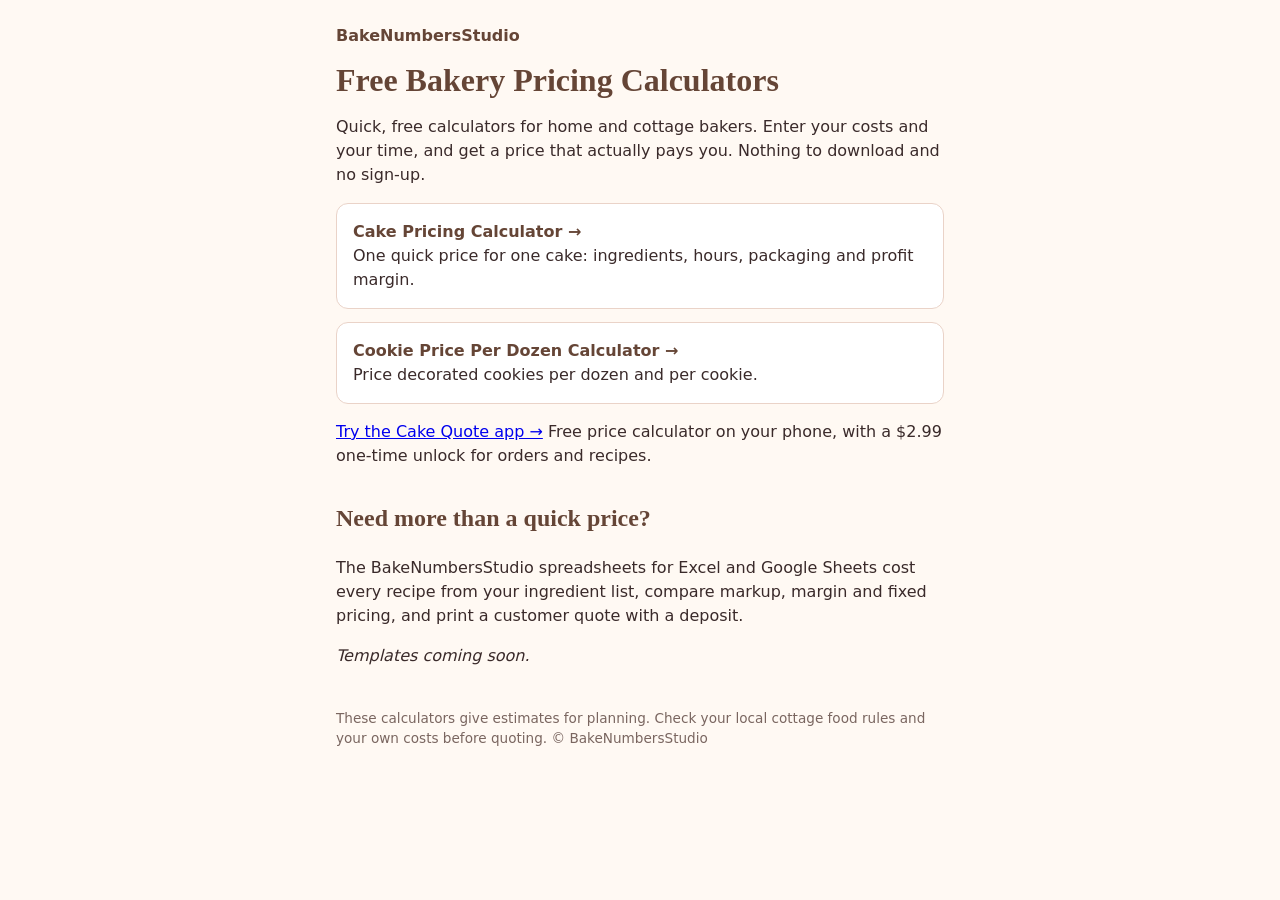
<file: index.html>
<!doctype html>
<html lang="en"><head><meta charset="utf-8"><meta name="viewport" content="width=device-width,initial-scale=1">
<title>Free Bakery Pricing Calculators for Home Bakers | BakeNumbersStudio</title>
<meta name="description" content="Free cake and cookie pricing calculators for home bakers. Add ingredients, your time, packaging and margin to get a quick price. No sign-up.">
<link rel="canonical" href="https://bakenumbersstudio.github.io/">
<meta property="og:title" content="Free Bakery Pricing Calculators | BakeNumbersStudio">
<meta property="og:description" content="Quick, free cake and cookie price calculators for home bakers.">
<meta property="og:type" content="website"><meta property="og:url" content="https://bakenumbersstudio.github.io/">
<link rel="stylesheet" href="style.css"></head><body>
<header><a href="./">BakeNumbersStudio</a></header>
<h1>Free Bakery Pricing Calculators</h1>
<p>Quick, free calculators for home and cottage bakers. Enter your costs and your time, and get a price that actually pays you. Nothing to download and no sign-up.</p>
<div class="tools">
<a href="cake-pricing-calculator.html"><strong>Cake Pricing Calculator &rarr;</strong><br>One quick price for one cake: ingredients, hours, packaging and profit margin.</a>
<a href="cookie-price-per-dozen-calculator.html"><strong>Cookie Price Per Dozen Calculator &rarr;</strong><br>Price decorated cookies per dozen and per cookie.</a>
</div>
<p><a href="app/">Try the Cake Quote app &rarr;</a> Free price calculator on your phone, with a $2.99 one-time unlock for orders and recipes.</p>
<h2>Need more than a quick price?</h2>
<p>The BakeNumbersStudio spreadsheets for Excel and Google Sheets cost every recipe from your ingredient list, compare markup, margin and fixed pricing, and print a customer quote with a deposit.</p>
<p><em>Templates coming soon.</em></p>
<footer>These calculators give estimates for planning. Check your local cottage food rules and your own costs before quoting. &copy; BakeNumbersStudio</footer>
</body></html>
</file>
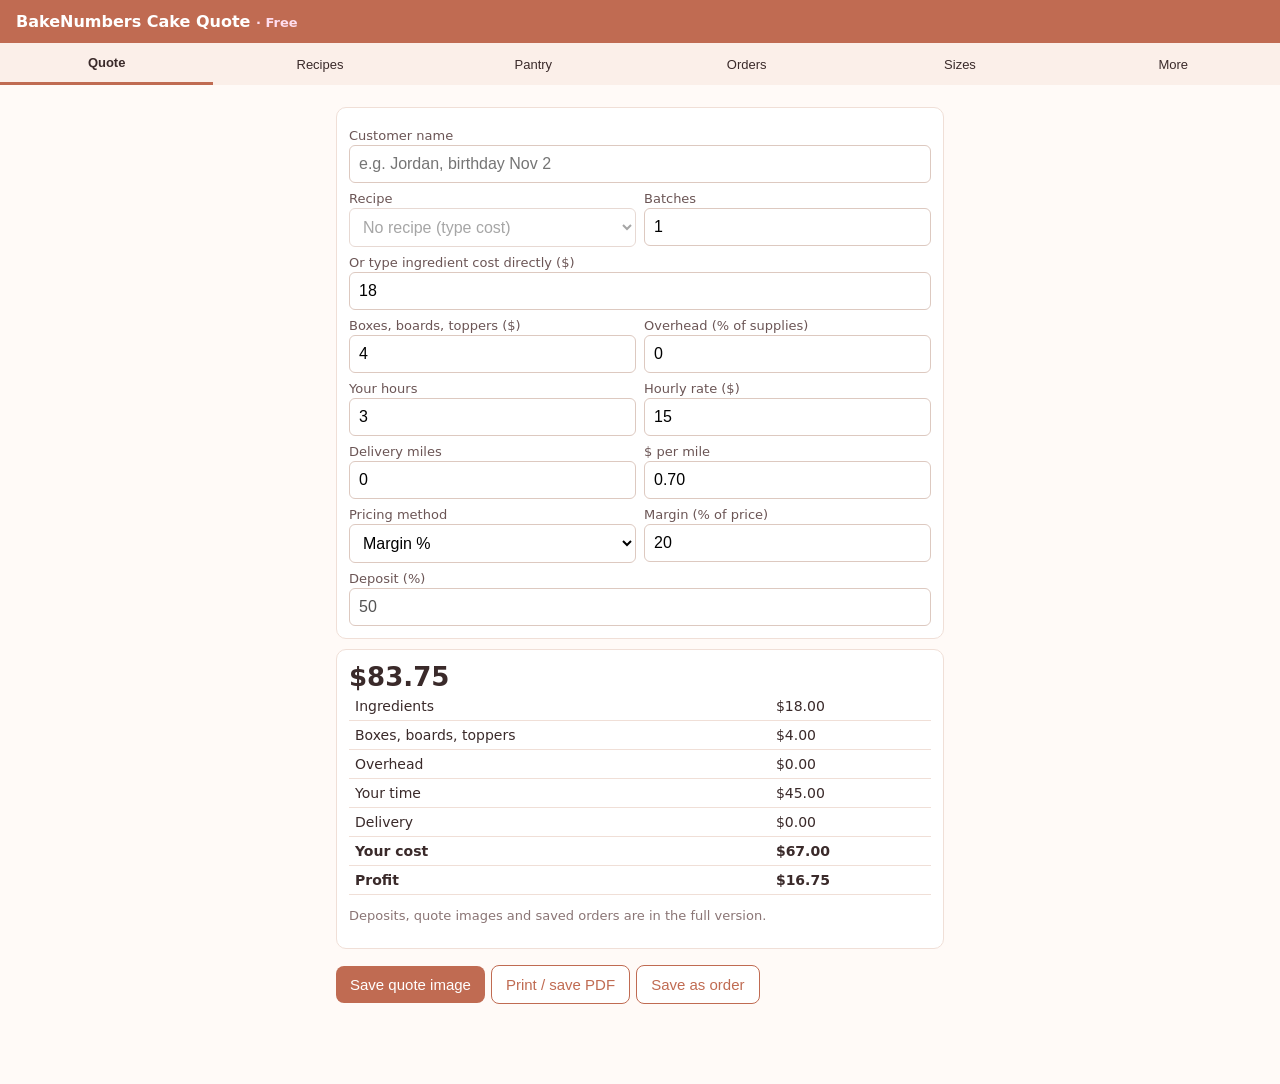
<file: app/index.html>
<!doctype html><html lang="en"><head><meta charset="utf-8"><meta name="viewport" content="width=device-width,initial-scale=1,viewport-fit=cover">
<title>BakeNumbers Cake Quote</title><meta name="theme-color" content="#c06b52"><link rel="manifest" href="manifest.webmanifest"><link rel="icon" href="icon.svg">
<link rel="apple-touch-icon" href="icon-192.png"><meta name="apple-mobile-web-app-capable" content="yes">
<style>
*{box-sizing:border-box}body{margin:0;font-family:system-ui,sans-serif;color:#3a2a2a;background:#fffaf7}
header{background:#c06b52;color:#fff;padding:12px 16px;font-weight:700}nav{display:flex;background:#fbefe9;position:sticky;top:0}
nav button{flex:1;border:0;background:none;padding:12px 2px;font-size:13px;color:#3a2a2a}nav button.on{border-bottom:3px solid #c06b52;font-weight:700}
main{max-width:640px;margin:auto;padding:12px 16px 80px}section{display:none}section.on{display:block}
label{display:block;font-size:13px;margin:8px 0 2px;color:#6b5555}input,select{width:100%;padding:9px;font-size:16px;border:1px solid #ddc9c0;border-radius:6px;background:#fff}
.row{display:flex;gap:8px}.row>*{flex:1}.card{background:#fff;border:1px solid #f0dfd7;border-radius:10px;padding:12px;margin:10px 0}
.btn{display:inline-block;background:#c06b52;color:#fff;border:0;border-radius:8px;padding:10px 14px;font-size:15px;margin:6px 6px 0 0}.btn.alt{background:#fff;color:#c06b52;border:1px solid #c06b52}
.big{font-size:26px;font-weight:700}.muted{color:#8a7575;font-size:13px}.warn{color:#b3261e;font-size:13px}table{width:100%;border-collapse:collapse}td,th{padding:6px;border-bottom:1px solid #f0dfd7;text-align:left;font-size:14px}
.lockcard{background:#fbefe9;border:1px dashed #c06b52;border-radius:10px;padding:14px;margin:10px 0}.late{color:#b3261e;font-weight:700}.x{background:none;border:0;color:#b3261e;font-size:18px}
@media print{nav,header,.noprint{display:none!important}section{display:none!important}#quote{display:block!important}}
</style></head><body>
<header>BakeNumbers Cake Quote <span id="plan" class="muted" style="color:#fde"></span></header>
<nav><button data-t="quote" class="on">Quote</button><button data-t="recipes">Recipes</button><button data-t="pantry">Pantry</button><button data-t="orders">Orders</button><button data-t="servings">Sizes</button><button data-t="more">More</button></nav>
<main>
<section id="quote" class="on">
 <div class="card noprint">
 <label>Customer name</label><input id="qCust" placeholder="e.g. Jordan, birthday Nov 2">
 <div class="row"><div><label>Recipe</label><select id="qRecipe"></select></div><div><label>Batches</label><input id="qBatches" type="number" min="0" step="0.25" value="1"></div></div>
 <label>Or type ingredient cost directly ($)</label><input id="qIng" type="number" min="0" step="0.01" placeholder="used when no recipe is picked" value="18">
 <div class="row"><div><label>Boxes, boards, toppers ($)</label><input id="qExtras" type="number" min="0" step="0.01" value="4"></div><div><label>Overhead (% of supplies)</label><input id="qOh" type="number" min="0" step="1" value="0"></div></div>
 <div class="row"><div><label>Your hours</label><input id="qHrs" type="number" min="0" step="0.25" value="3"></div><div><label>Hourly rate ($)</label><input id="qRate" type="number" min="0" step="0.5" value="15"></div></div>
 <div class="row"><div><label>Delivery miles</label><input id="qMiles" type="number" min="0" step="1" value="0"></div><div><label>$ per mile</label><input id="qPerMile" type="number" min="0" step="0.05" value="0.70"></div></div>
 <div class="row"><div><label>Pricing method</label><select id="qMethod"><option value="margin">Margin %</option><option value="markup">Markup %</option><option value="fixed">Fixed price $</option></select></div><div><label id="qValLbl">Margin (% of price)</label><input id="qVal" type="number" min="0" step="1" value="20"></div></div>
 <label>Deposit (%)</label><input id="qDep" type="number" min="0" max="100" step="5" value="50">
 </div>
 <div class="card" id="qOut"></div>
 <div class="noprint"><button class="btn" id="qPng">Save quote image</button><button class="btn alt" id="qPdf">Print / save PDF</button><button class="btn alt" id="qOrder">Save as order</button></div>
</section>
<section id="recipes"><div class="lockmsg"></div><div id="rList"></div><button class="btn" id="rAdd">+ New recipe</button><div id="rEdit"></div></section>
<section id="pantry"><div class="lockmsg"></div><p class="muted">Add what you buy: the package price and package size. Recipes then cost themselves.</p><div id="pList"></div>
 <div class="card"><label>Ingredient</label><input id="pName" placeholder="All-purpose flour"><div class="row"><div><label>Package price ($)</label><input id="pPrice" type="number" min="0" step="0.01"></div><div><label>Package size</label><input id="pSize" type="number" min="0" step="0.01"></div><div><label>Unit</label><select id="pUnit"></select></div></div><button class="btn" id="pAdd">Add to pantry</button></div></section>
<section id="orders"><div class="lockmsg"></div><div id="oWrap"><div class="card"><b id="oFormT">New order</b><label>Customer</label><input id="oCust" placeholder="Name and phone">
 <div class="row"><div><label>Pickup date</label><input id="oDate" type="date"></div><div><label>Pickup time</label><input id="oTime" type="time"></div></div>
 <label>What they ordered</label><input id="oWhat" placeholder="8 in vanilla, blue roses, 'Happy 30th'">
 <div class="row"><div><label>Order total ($)</label><input id="oTotal" type="number" min="0" step="0.01"></div><div><label>Deposit paid ($)</label><input id="oPaid" type="number" min="0" step="0.01"></div></div>
 <button class="btn" id="oSave">Save order</button><button class="btn alt" id="oCancel" style="display:none">Cancel edit</button></div>
 <div class="card" id="oSum"></div><div id="oList"></div><label><input type="checkbox" id="oShowDone" style="width:auto"> Show picked-up orders</label></div></section>
<section id="servings"><div class="lockmsg"></div><div class="card"><div class="row"><div><label>Shape</label><select id="sShape"><option value="round">Round</option><option value="sheet">Square / sheet</option></select></div><div><label id="sALbl">Diameter (in)</label><input id="sA" type="number" min="1" value="8"></div><div id="sBWrap" style="display:none"><label>Length (in)</label><input id="sB" type="number" min="1" value="13"></div></div>
 <label>Price per serving you want ($)</label><input id="sPrice" type="number" min="0" step="0.25" value="4"></div><div class="card" id="sOut"></div>
 <p class="muted">Estimates for a standard ~4 in tall cake: wedding slice 1×2 in, party slice 2×2 in. Your own cutting may differ.</p></section>
<section id="more"><div class="card"><b>Your bakery name</b><label>Shown on quotes</label><input id="bName" placeholder="Your bakery"></div>
 <div class="card"><b>Full version, $2.99 once</b><p class="muted">Free: the basic price calculator. Full: order list with pickup dates and balances due, pantry and recipe costing, deposits on quotes, quote image and PDF, and the servings chart. Pay once, no subscription.</p>
 <p class="muted">The upgrade is not on sale right now. Already have an unlock code? Enter it below.</p>
 <label>Unlock code</label><input id="uCode" placeholder="Enter code"><button class="btn" id="uBtn">Unlock</button><div id="uMsg" class="muted"></div></div>
 <div class="card"><button class="btn alt" id="bExport">Back up my data</button><p class="muted">Everything stays on this phone. No account.</p></div></section>
</main>
<canvas id="cv" width="1080" height="1350" style="display:none"></canvas>
<script src="calc.js"></script><script src="app.js"></script></body></html>
</file>
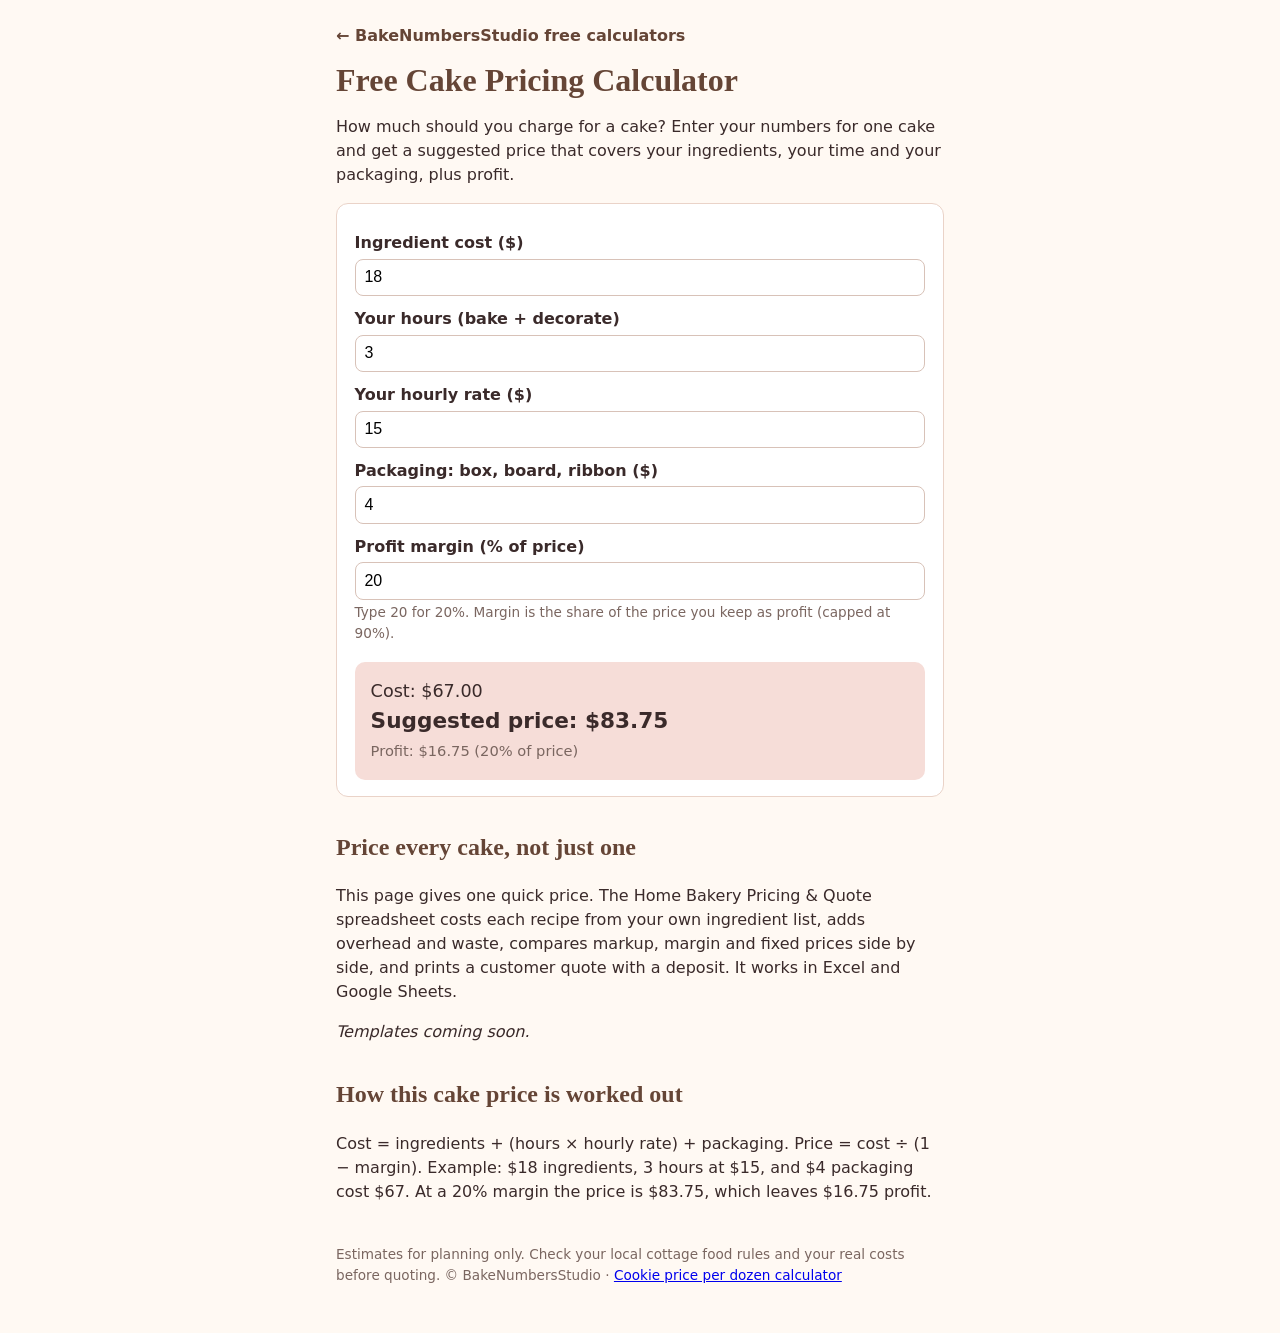
<file: cake-pricing-calculator.html>
<!doctype html>
<html lang="en"><head><meta charset="utf-8"><meta name="viewport" content="width=device-width,initial-scale=1">
<title>Free Cake Pricing Calculator for Home Bakers | BakeNumbersStudio</title>
<meta name="description" content="Free cake pricing calculator: add ingredient cost, your hours, hourly rate, packaging and profit margin to get a suggested cake price in seconds.">
<link rel="canonical" href="https://bakenumbersstudio.github.io/cake-pricing-calculator.html">
<meta property="og:title" content="Free Cake Pricing Calculator | BakeNumbersStudio">
<meta property="og:description" content="How much should I charge for a cake? Get a quick price from your costs and your time.">
<meta property="og:type" content="website"><meta property="og:url" content="https://bakenumbersstudio.github.io/cake-pricing-calculator.html">
<link rel="stylesheet" href="style.css"></head><body>
<header><a href="./">&larr; BakeNumbersStudio free calculators</a></header>
<h1>Free Cake Pricing Calculator</h1>
<p>How much should you charge for a cake? Enter your numbers for one cake and get a suggested price that covers your ingredients, your time and your packaging, plus profit.</p>
<div class="card">
<label for="ing">Ingredient cost ($)</label><input id="ing" type="number" min="0" step="0.01" value="18" inputmode="decimal">
<label for="hrs">Your hours (bake + decorate)</label><input id="hrs" type="number" min="0" step="0.25" value="3" inputmode="decimal">
<label for="rate">Your hourly rate ($)</label><input id="rate" type="number" min="0" step="0.5" value="15" inputmode="decimal">
<label for="pkg">Packaging: box, board, ribbon ($)</label><input id="pkg" type="number" min="0" step="0.01" value="4" inputmode="decimal">
<label for="mar">Profit margin (% of price)</label><input id="mar" type="number" min="0" max="90" step="1" value="20" inputmode="decimal">
<p class="hint">Type 20 for 20%. Margin is the share of the price you keep as profit (capped at 90%).</p>
<div id="out" aria-live="polite"></div>
</div>
<h2>Price every cake, not just one</h2>
<p>This page gives one quick price. The Home Bakery Pricing &amp; Quote spreadsheet costs each recipe from your own ingredient list, adds overhead and waste, compares markup, margin and fixed prices side by side, and prints a customer quote with a deposit. It works in Excel and Google Sheets.</p>
<p><em>Templates coming soon.</em></p>
<h2>How this cake price is worked out</h2>
<p>Cost = ingredients + (hours &times; hourly rate) + packaging. Price = cost &divide; (1 &minus; margin). Example: $18 ingredients, 3 hours at $15, and $4 packaging cost $67. At a 20% margin the price is $83.75, which leaves $16.75 profit.</p>
<!-- Affiliate "tools I use" section intentionally hidden until an affiliate program is approved. Every affiliate link must carry a visible "paid link" label. -->
<footer>Estimates for planning only. Check your local cottage food rules and your real costs before quoting. &copy; BakeNumbersStudio &middot; <a href="cookie-price-per-dozen-calculator.html">Cookie price per dozen calculator</a></footer>
<script>
function calc(){const v=id=>Math.max(0,parseFloat(document.getElementById(id).value)||0);
const cost=v('ing')+v('hrs')*v('rate')+v('pkg');const m=Math.min(v('mar'),90)/100;const price=cost/(1-m);
document.getElementById('out').innerHTML='Cost: $'+cost.toFixed(2)+'<br><b>Suggested price: $'+price.toFixed(2)+'</b><br><small>Profit: $'+(price-cost).toFixed(2)+' ('+(m*100).toFixed(0)+'% of price)</small>';}
document.querySelectorAll('input').forEach(i=>i.addEventListener('input',calc));calc();
</script></body></html>
</file>
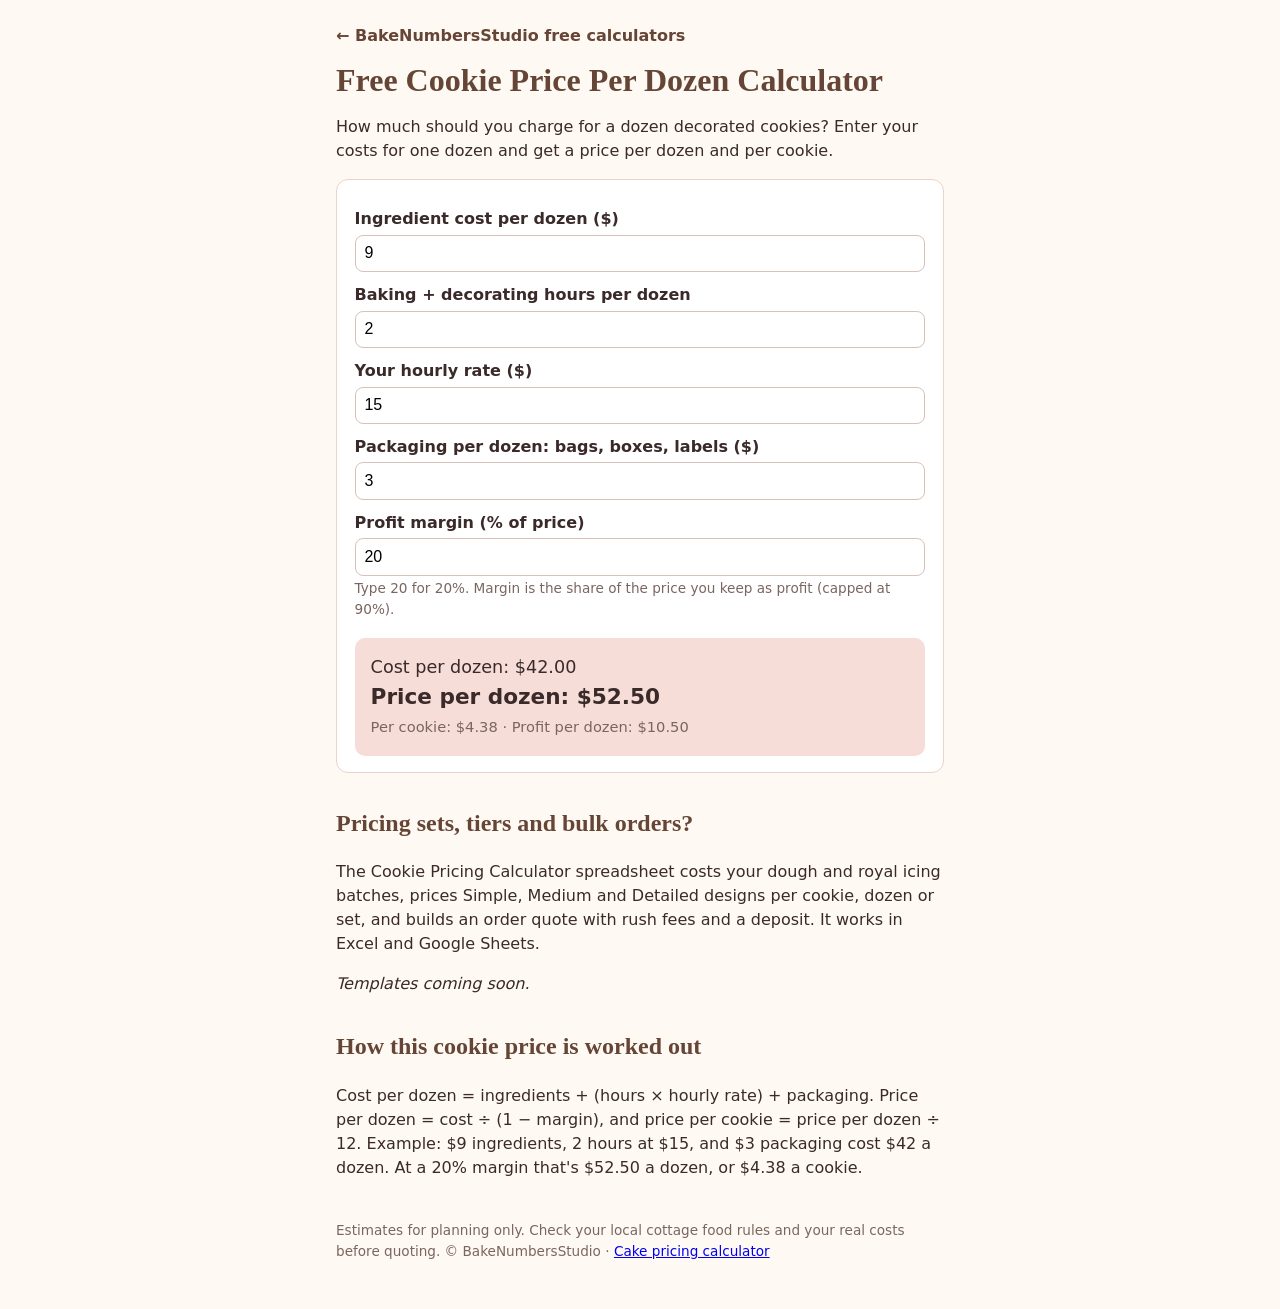
<file: cookie-price-per-dozen-calculator.html>
<!doctype html>
<html lang="en"><head><meta charset="utf-8"><meta name="viewport" content="width=device-width,initial-scale=1">
<title>Free Cookie Price Per Dozen Calculator | BakeNumbersStudio</title>
<meta name="description" content="Free decorated cookie pricing calculator: get your price per dozen and per cookie from ingredients, decorating time, packaging and profit margin.">
<link rel="canonical" href="https://bakenumbersstudio.github.io/cookie-price-per-dozen-calculator.html">
<meta property="og:title" content="Free Cookie Price Per Dozen Calculator | BakeNumbersStudio">
<meta property="og:description" content="How much to charge for a dozen decorated cookies? Get a quick price per dozen and per cookie.">
<meta property="og:type" content="website"><meta property="og:url" content="https://bakenumbersstudio.github.io/cookie-price-per-dozen-calculator.html">
<link rel="stylesheet" href="style.css"></head><body>
<header><a href="./">&larr; BakeNumbersStudio free calculators</a></header>
<h1>Free Cookie Price Per Dozen Calculator</h1>
<p>How much should you charge for a dozen decorated cookies? Enter your costs for one dozen and get a price per dozen and per cookie.</p>
<div class="card">
<label for="ing">Ingredient cost per dozen ($)</label><input id="ing" type="number" min="0" step="0.01" value="9" inputmode="decimal">
<label for="hrs">Baking + decorating hours per dozen</label><input id="hrs" type="number" min="0" step="0.25" value="2" inputmode="decimal">
<label for="rate">Your hourly rate ($)</label><input id="rate" type="number" min="0" step="0.5" value="15" inputmode="decimal">
<label for="pkg">Packaging per dozen: bags, boxes, labels ($)</label><input id="pkg" type="number" min="0" step="0.01" value="3" inputmode="decimal">
<label for="mar">Profit margin (% of price)</label><input id="mar" type="number" min="0" max="90" step="1" value="20" inputmode="decimal">
<p class="hint">Type 20 for 20%. Margin is the share of the price you keep as profit (capped at 90%).</p>
<div id="out" aria-live="polite"></div>
</div>
<h2>Pricing sets, tiers and bulk orders?</h2>
<p>The Cookie Pricing Calculator spreadsheet costs your dough and royal icing batches, prices Simple, Medium and Detailed designs per cookie, dozen or set, and builds an order quote with rush fees and a deposit. It works in Excel and Google Sheets.</p>
<p><em>Templates coming soon.</em></p>
<h2>How this cookie price is worked out</h2>
<p>Cost per dozen = ingredients + (hours &times; hourly rate) + packaging. Price per dozen = cost &divide; (1 &minus; margin), and price per cookie = price per dozen &divide; 12. Example: $9 ingredients, 2 hours at $15, and $3 packaging cost $42 a dozen. At a 20% margin that's $52.50 a dozen, or $4.38 a cookie.</p>
<!-- Affiliate "supplies I use" section intentionally hidden until an affiliate program is approved. Every affiliate link must carry a visible "paid link" label. -->
<footer>Estimates for planning only. Check your local cottage food rules and your real costs before quoting. &copy; BakeNumbersStudio &middot; <a href="cake-pricing-calculator.html">Cake pricing calculator</a></footer>
<script>
function calc(){const v=id=>Math.max(0,parseFloat(document.getElementById(id).value)||0);
const c=v('ing')+v('hrs')*v('rate')+v('pkg');const m=Math.min(v('mar'),90)/100;const p=c/(1-m);
document.getElementById('out').innerHTML='Cost per dozen: $'+c.toFixed(2)+'<br><b>Price per dozen: $'+p.toFixed(2)+'</b><br><small>Per cookie: $'+(p/12).toFixed(2)+' &middot; Profit per dozen: $'+(p-c).toFixed(2)+'</small>';}
document.querySelectorAll('input').forEach(i=>i.addEventListener('input',calc));calc();
</script></body></html>
</file>
<file: style.css>
:root{--cocoa:#654536;--rose:#d9a3a0;--deep:#b06864;--cream:#fff9f3;--blush:#f6ddd8;--ink:#3a2a2a}
*{box-sizing:border-box}body{font-family:system-ui,-apple-system,"Segoe UI",Roboto,sans-serif;max-width:640px;margin:0 auto;padding:1.5rem 1rem 3rem;color:var(--ink);background:var(--cream);line-height:1.5}
header a{color:var(--cocoa);text-decoration:none;font-weight:700}h1{color:var(--cocoa);font-family:Georgia,serif;line-height:1.2;margin:.8rem 0 .4rem}h2{color:var(--cocoa);font-family:Georgia,serif;margin-top:2rem}
.card{background:#fff;border:1px solid #ead3c8;border-radius:12px;padding:1rem 1.1rem;margin:1rem 0}
label{display:block;margin:.7rem 0 .2rem;font-weight:600}input{width:100%;padding:.55rem;font-size:1rem;border:1px solid #d8c2b8;border-radius:8px}
.hint{font-size:.85rem;color:#7a6660;margin:.15rem 0 0}
#out{margin-top:1.2rem;padding:1rem;background:var(--blush);border-radius:10px;font-size:1.1rem}#out b{font-size:1.35rem}
.cta{display:block;margin-top:.8rem;padding:.85rem;background:var(--deep);color:#fff;text-align:center;border-radius:10px;text-decoration:none;font-weight:600}.cta.alt{background:var(--cocoa)}
.tools{display:grid;gap:.8rem}.tools a{display:block;padding:1rem;background:#fff;border:1px solid #ead3c8;border-radius:12px;color:var(--ink);text-decoration:none}.tools a strong{color:var(--cocoa)}
footer{margin-top:2.5rem;font-size:.85rem;color:#7a6660}small{color:#7a6660}
</file>
